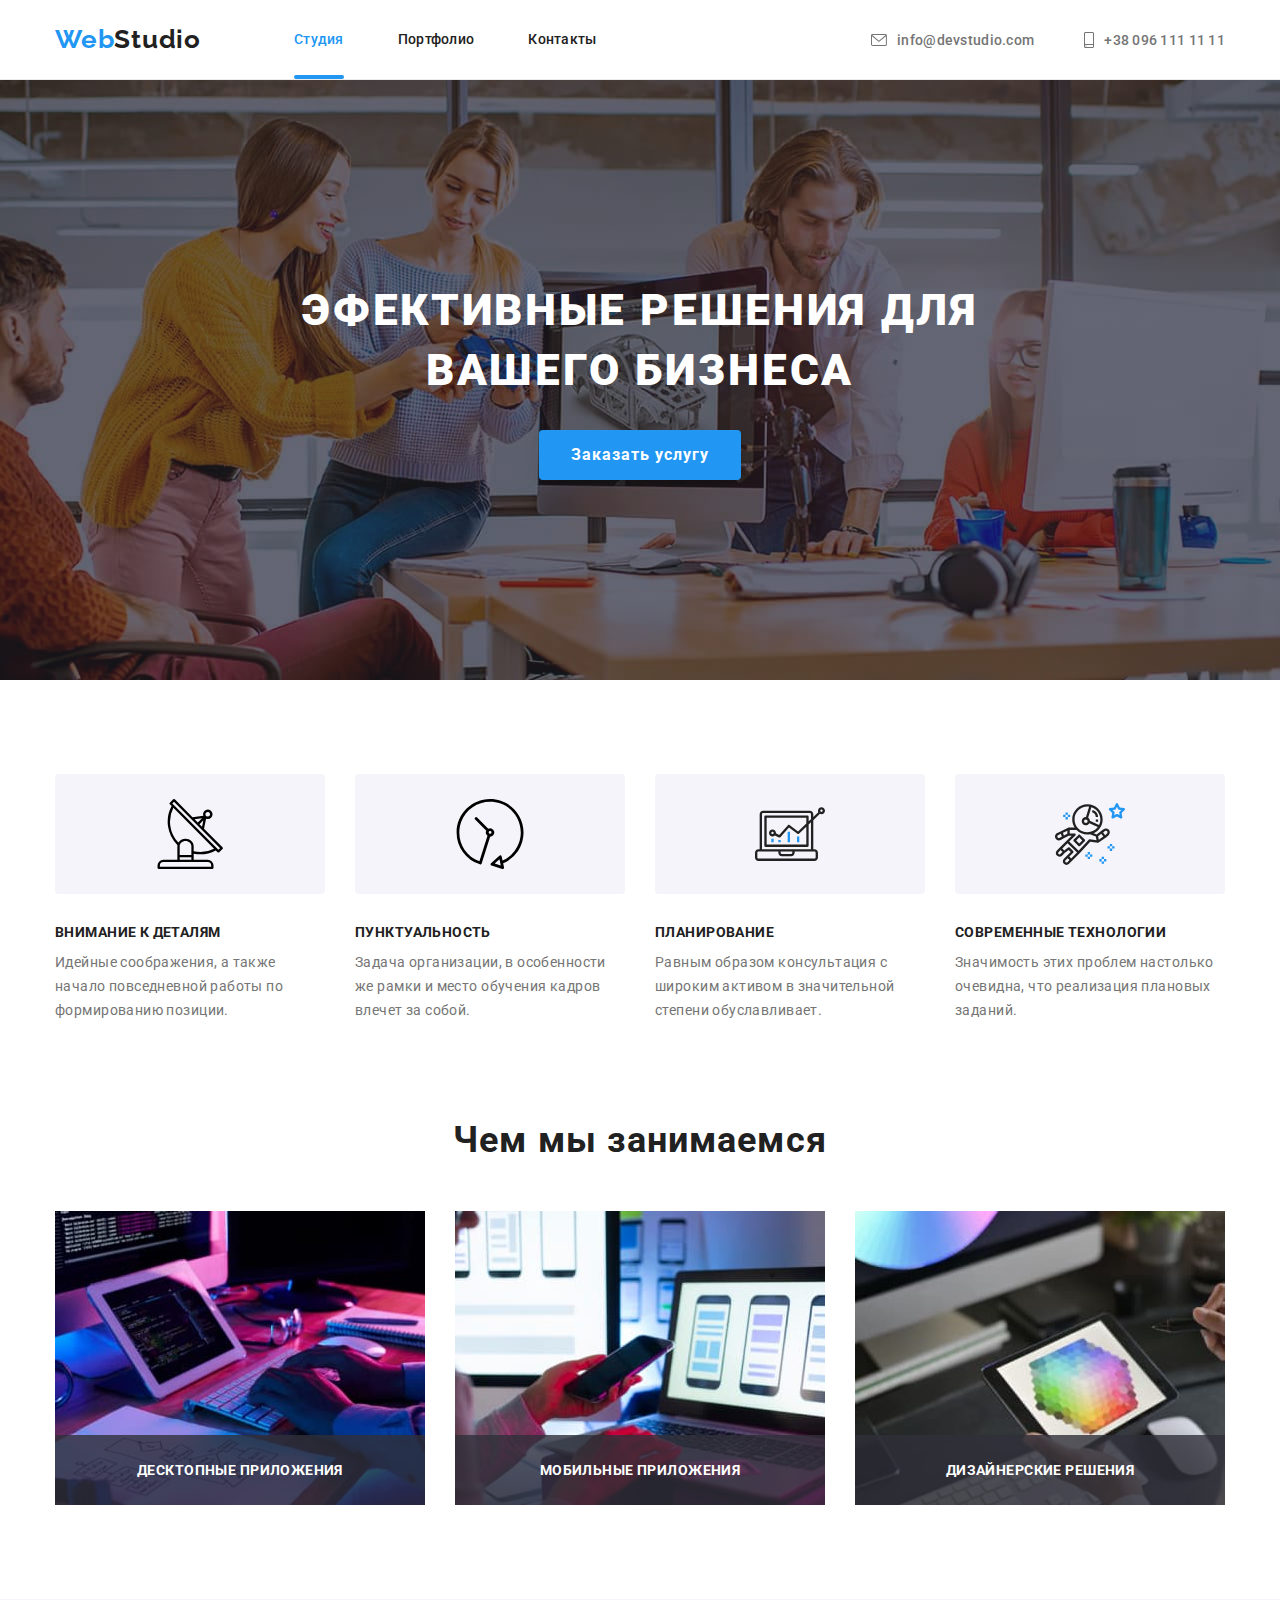
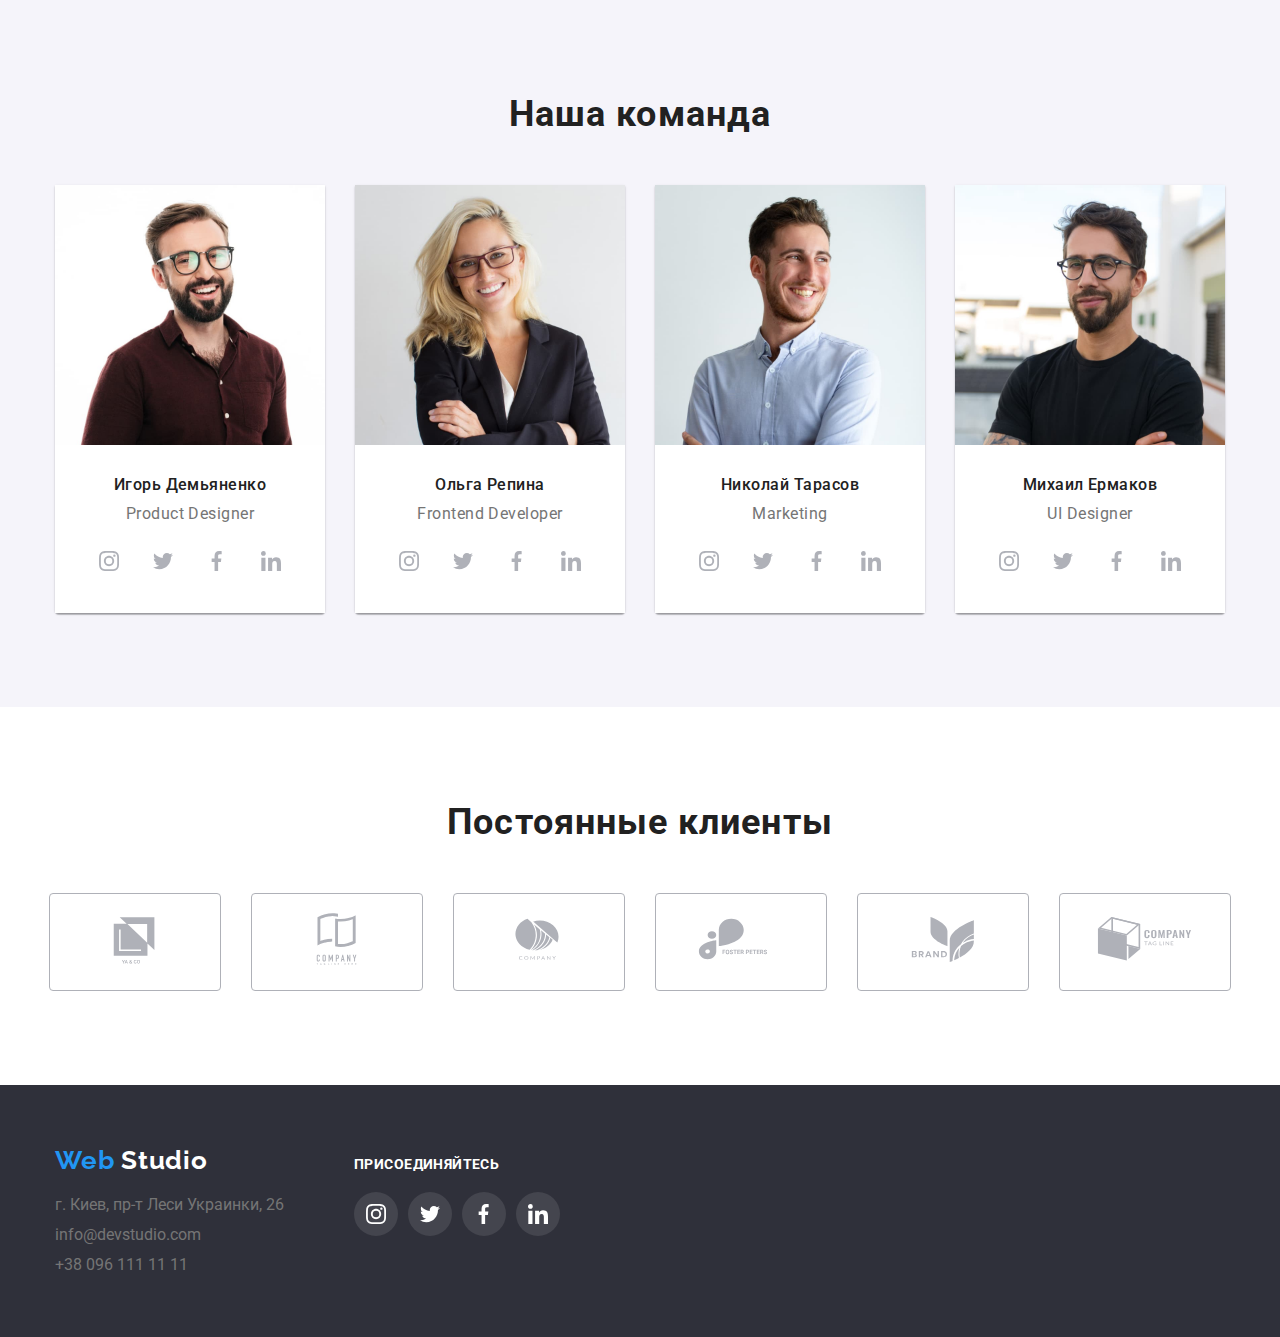
<file: index.html>
<!DOCTYPE html>
<html lang="ru">
  <head>
    <meta charset="UTF-8" />
    <meta name="description" content="Сайт под ключ" />
    <title>Web Studio</title>
    <link
      href="https://fonts.googleapis.com/css2?family=DM+Serif+Display&family=Raleway:wght@700&family=Roboto:wght@400;500;700;900&display=swap"
      rel="stylesheet"
    />
    <link rel="stylesheet" href="css/modern-normalize.css" />
    <link rel="stylesheet" href="css/style.css" />
  </head>
  <body>
    <header class="header">
      <div class="container header__container">
        <nav class="nav">
          <a class="logo" href="#"><span class="logo_fword">Web</span>Studio</a>
          <ul class="nav__list">
            <li class="nav__list-item">
              <a class="nav__link nav__link--current" href="#"> Студия </a>
            </li>
            <li class="nav__list-item">
              <a class="nav__link" href="portfolio.html"> Портфолио </a>
            </li>
            <li class="nav__list-item">
              <a class="nav__link" href="#"> Контакты </a>
            </li>
          </ul>
        </nav>
        <ul class="contacts">
          <li class="contacts_item">
            <a class="contacts__link" href="mailto:info@devstudio.com">
              <svg
                class="contacts__icon contacts__icon--email"
                width="16px"
                height="12px"
              >
                <use href="images/icons.svg#icon-email"></use>
              </svg>
              info@devstudio.com
            </a>
          </li>
          <li class="contacts_item">
            <a class="contacts__link" href="tel:+380961111111">
              <svg
                class="contacts__icon contacts__icon--phone"
                width="10px"
                height="16px"
              >
                <use href="images/icons.svg#icon-smartphone"></use>
              </svg>
              +38 096 111 11 11
            </a>
          </li>
        </ul>
      </div>
    </header>
    <main class="main">
      <section class="section section--dark section-h1">
        <div class="container">
          <h1 class="section__title section__title-bigger">
            Эфективные решения для вашего бизнеса
          </h1>
          <button
            class="button button__order button--blue"
            type="button"
            data-modal-open
          >
            Заказать услугу
          </button>
        </div>
      </section>
      <section class="section section--bottom-p-zero">
        <div class="container">
          <h2 class="visually-hidden">Наши преимущества</h2>
          <ul class="advantages">
            <li class="advantages__item">
              <div class="advantages__icon-wrap">
                <svg class="advantages__icon" width="70px" height="70px">
                  <use href="images/icons.svg#icon-icon1"></use>
                </svg>
              </div>
              <h3 class="advantages__title">Внимание к деталям</h3>
              <p class="advantages__desc">
                Идейные соображения, а также начало повседневной работы по
                формированию позиции.
              </p>
            </li>
            <li class="advantages__item">
              <div class="advantages__icon-wrap">
                <svg class="advantages__icon" width="70px" height="70px">
                  <use href="images/icons.svg#icon-icon2"></use>
                </svg>
              </div>
              <h3 class="advantages__title">Пунктуальность</h3>
              <p class="advantages__desc">
                Задача организации, в особенности же рамки и место обучения
                кадров влечет за собой.
              </p>
            </li>
            <li class="advantages__item">
              <div class="advantages__icon-wrap">
                <svg class="advantages__icon" width="70px" height="70px">
                  <use href="images/icons.svg#icon-icon3"></use>
                </svg>
              </div>
              <h3 class="advantages__title">Планирование</h3>
              <p class="advantages__desc">
                Равным образом консультация с широким активом в значительной
                степени обуславливает.
              </p>
            </li>
            <li class="advantages__item">
              <div class="advantages__icon-wrap">
                <svg class="advantages__icon" width="70px" height="70px">
                  <use href="images/icons.svg#icon-icon4"></use>
                </svg>
              </div>
              <h3 class="advantages__title">Современные технологии</h3>
              <p class="advantages__desc">
                Значимость этих проблем настолько очевидна, что реализация
                плановых заданий.
              </p>
            </li>
          </ul>
        </div>
      </section>
      <section class="section">
        <div class="container">
          <h2 class="section__title">Чем мы занимаемся</h2>
          <ul class="doings">
            <li class="doings__item">
              <img
                class="doings__img"
                src="images/workProgramer.jpg"
                alt="програмист пишет код"
              />
              <h3 class="doings__header">Десктопные приложения</h3>
            </li>
            <li class="doings__item">
              <img
                class="doings__img"
                src="images/workDesigner.jpg"
                alt="ui дизайнер делает интерфейс для мобильного приложения"
              />
              <h3 class="doings__header">Мобильные приложения</h3>
            </li>
            <li class="doings__item">
              <img
                class="doings__img"
                src="images/workArtist.jpg"
                alt="веб-дизайнер выбирает цвет на графическом планшете"
              />
              <h3 class="doings__header">Дизайнерские решения</h3>
            </li>
          </ul>
        </div>
      </section>
      <section class="section section--gray-light">
        <div class="container">
          <h2 class="section__title">Наша команда</h2>
          <ul class="team">
            <li class="team__item">
              <img
                class="team_img"
                src="images/person1.jpg"
                alt="мужчина: в очках, короткая стрижка, борода, темные волосы, бордовая рубашка"
              />
              <div class="team__bottom-container">
                <h3 class="team__title">Игорь Демьяненко</h3>
                <p class="team__desc">Product Designer</p>
                <ul class="social-medias">
                  <li class="social-medias__item team__social-medias-item">
                    <a class="social-medias__link" href="">
                      <svg
                        class="social-medias__icon team__social-icon"
                        width="20px"
                        height="20px"
                      >
                        <use href="images/icons.svg#icon-instagram"></use>
                      </svg>
                    </a>
                  </li>
                  <li class="social-medias__item team__social-medias-item">
                    <a class="social-medias__link" href="">
                      <svg
                        class="social-medias__icon team__social-icon"
                        width="20px"
                        height="20px"
                      >
                        <use href="images/icons.svg#icon-twitter"></use>
                      </svg>
                    </a>
                  </li>
                  <li class="social-medias__item team__social-medias-item">
                    <a class="social-medias__link" href="">
                      <svg
                        class="social-medias__icon team__social-icon"
                        width="20px"
                        height="20px"
                      >
                        <use href="images/icons.svg#icon-facebook"></use>
                      </svg>
                    </a>
                  </li>
                  <li class="social-medias__item team__social-medias-item">
                    <a class="social-medias__link" href="">
                      <svg
                        class="social-medias__icon team__social-icon"
                        width="20px"
                        height="20px"
                      >
                        <use href="images/icons.svg#icon-linkedIn"></use>
                      </svg>
                    </a>
                  </li>
                </ul>
              </div>
            </li>
            <li class="team__item">
              <img
                class="team_img"
                src="images/person2.jpg"
                alt="женщина: блондинка, в очках, в черном пиджаке"
              />
              <div class="team__bottom-container">
                <h3 class="team__title">Ольга Репина</h3>
                <p class="team__desc">Frontend Developer</p>
                <ul class="social-medias">
                  <li class="social-medias__item team__social-medias-item">
                    <a class="social-medias__link" href="">
                      <svg
                        class="social-medias__icon team__social-icon"
                        width="20px"
                        height="20px"
                      >
                        <use href="images/icons.svg#icon-instagram"></use>
                      </svg>
                    </a>
                  </li>
                  <li class="social-medias__item team__social-medias-item">
                    <a class="social-medias__link" href="">
                      <svg
                        class="social-medias__icon team__social-icon"
                        width="20px"
                        height="20px"
                      >
                        <use href="images/icons.svg#icon-twitter"></use>
                      </svg>
                    </a>
                  </li>
                  <li class="social-medias__item team__social-medias-item">
                    <a class="social-medias__link" href="">
                      <svg
                        class="social-medias__icon team__social-icon"
                        width="20px"
                        height="20px"
                      >
                        <use href="images/icons.svg#icon-facebook"></use>
                      </svg>
                    </a>
                  </li>
                  <li class="social-medias__item team__social-medias-item">
                    <a class="social-medias__link" href="">
                      <svg
                        class="social-medias__icon team__social-icon"
                        width="20px"
                        height="20px"
                      >
                        <use href="images/icons.svg#icon-linkedIn"></use>
                      </svg>
                    </a>
                  </li>
                </ul>
              </div>
            </li>
            <li class="team__item">
              <img
                class="team_img"
                src="images/person3.jpg"
                alt="мужчина: короткая стрижка, длинная щетина, темные волосы, белая рубашка"
              />
              <div class="team__bottom-container">
                <h3 class="team__title">Николай Тарасов</h3>
                <p class="team__desc">Marketing</p>
                <ul class="social-medias">
                  <li class="social-medias__item team__social-medias-item">
                    <a class="social-medias__link" href="">
                      <svg
                        class="social-medias__icon team__social-icon"
                        width="20px"
                        height="20px"
                      >
                        <use href="images/icons.svg#icon-instagram"></use>
                      </svg>
                    </a>
                  </li>
                  <li class="social-medias__item team__social-medias-item">
                    <a class="social-medias__link" href="">
                      <svg
                        class="social-medias__icon team__social-icon"
                        width="20px"
                        height="20px"
                      >
                        <use href="images/icons.svg#icon-twitter"></use>
                      </svg>
                    </a>
                  </li>
                  <li class="social-medias__item team__social-medias-item">
                    <a class="social-medias__link" href="">
                      <svg
                        class="social-medias__icon team__social-icon"
                        width="20px"
                        height="20px"
                      >
                        <use href="images/icons.svg#icon-facebook"></use>
                      </svg>
                    </a>
                  </li>
                  <li class="social-medias__item team__social-medias-item">
                    <a class="social-medias__link" href="">
                      <svg
                        class="social-medias__icon team__social-icon"
                        width="20px"
                        height="20px"
                      >
                        <use href="images/icons.svg#icon-linkedIn"></use>
                      </svg>
                    </a>
                  </li>
                </ul>
              </div>
            </li>
            <li class="team__item">
              <img
                class="team_img"
                src="images/person4.jpg"
                alt="мужчина: короткая стрижка, борода, темные волосы, черная футболка"
              />
              <div class="team__bottom-container">
                <h3 class="team__title">Михаил Ермаков</h3>
                <p class="team__desc">UI Designer</p>
                <ul class="social-medias">
                  <li class="social-medias__item team__social-medias-item">
                    <a class="social-medias__link" href="">
                      <svg
                        class="social-medias__icon team__social-icon"
                        width="20px"
                        height="20px"
                      >
                        <use href="images/icons.svg#icon-instagram"></use>
                      </svg>
                    </a>
                  </li>
                  <li class="social-medias__item team__social-medias-item">
                    <a class="social-medias__link" href="">
                      <svg
                        class="social-medias__icon team__social-icon"
                        width="20px"
                        height="20px"
                      >
                        <use href="images/icons.svg#icon-twitter"></use>
                      </svg>
                    </a>
                  </li>
                  <li class="social-medias__item team__social-medias-item">
                    <a class="social-medias__link" href="">
                      <svg
                        class="social-medias__icon team__social-icon"
                        width="20px"
                        height="20px"
                      >
                        <use href="images/icons.svg#icon-facebook"></use>
                      </svg>
                    </a>
                  </li>
                  <li class="social-medias__item team__social-medias-item">
                    <a class="social-medias__link" href="">
                      <svg
                        class="social-medias__icon team__social-icon"
                        width="20px"
                        height="20px"
                      >
                        <use href="images/icons.svg#icon-linkedIn"></use>
                      </svg>
                    </a>
                  </li>
                </ul>
              </div>
            </li>
          </ul>
        </div>
      </section>
      <section class="section">
        <div class="container">
          <h2 class="section__title">Постоянные клиенты</h2>
          <ul class="regular-customers">
            <li class="regular-customers__item">
              <a class="regular-customers__link" href="">
                <svg
                  class="regular-customers__icon"
                  width="106px"
                  height="60px"
                >
                  <use href="images/icons.svg#icon-logoClient"></use>
                </svg>
              </a>
            </li>
            <li class="regular-customers__item">
              <a class="regular-customers__link" href="">
                <svg
                  class="regular-customers__icon"
                  width="106px"
                  height="60px"
                >
                  <use href="images/icons.svg#icon-logoClient-1"></use>
                </svg>
              </a>
            </li>
            <li class="regular-customers__item">
              <a class="regular-customers__link" href="">
                <svg
                  class="regular-customers__icon"
                  width="106px"
                  height="60px"
                >
                  <use href="images/icons.svg#icon-logoClient-2"></use>
                </svg>
              </a>
            </li>
            <li class="regular-customers__item">
              <a class="regular-customers__link" href="">
                <svg
                  class="regular-customers__icon"
                  width="106px"
                  height="60px"
                >
                  <use href="images/icons.svg#icon-logoClient-3"></use>
                </svg>
              </a>
            </li>
            <li class="regular-customers__item">
              <a class="regular-customers__link" href="">
                <svg
                  class="regular-customers__icon"
                  width="106px"
                  height="60px"
                >
                  <use href="images/icons.svg#icon-logoClient-4"></use>
                </svg>
              </a>
            </li>
            <li class="regular-customers__item">
              <a class="regular-customers__link" href="">
                <svg
                  class="regular-customers__icon"
                  width="106px"
                  height="60px"
                >
                  <use href="images/icons.svg#icon-logoClient-5"></use>
                </svg>
              </a>
            </li>
          </ul>
        </div>
      </section>
    </main>
    <footer class="footer">
      <div class="container footer__container">
        <div class="footer__el-wrap">
          <a class="logo logo--white" href="#">
            <span class="logo_fword">Web</span> Studio
          </a>
          <address class="address">
            <ul class="address__list">
              <li class="address__item">
                <a
                  class="address__contact"
                  href="https://www.google.com/maps/search/?api=1&query=Киев+Леси+Украинки+26"
                  target="_blank"
                  rel="noopener noreferrer"
                >
                  г. Киев, пр-т Леси Украинки, 26
                </a>
              </li>
              <li class="address__item">
                <a class="address__contact" href="mailto:info@devstudio.com">
                  info@devstudio.com
                </a>
              </li>
              <li class="address__item">
                <a class="address__contact" href="tel:+380961111111">
                  +38 096 111 11 11
                </a>
              </li>
            </ul>
          </address>
        </div>
        <div class="footer__el-wrap">
          <b class="footer__call">присоединяйтесь</b>
          <ul class="social-medias">
            <li class="social-medias__item">
              <a class="social-medias__link" href="">
                <svg class="social-medias__icon" width="20px" height="20px">
                  <use href="images/icons.svg#icon-instagram"></use>
                </svg>
              </a>
            </li>
            <li class="social-medias__item">
              <a class="social-medias__link" href="">
                <svg class="social-medias__icon" width="20px" height="20px">
                  <use href="images/icons.svg#icon-twitter"></use>
                </svg>
              </a>
            </li>
            <li class="social-medias__item">
              <a class="social-medias__link" href="">
                <svg class="social-medias__icon" width="20px" height="20px">
                  <use href="images/icons.svg#icon-facebook"></use>
                </svg>
              </a>
            </li>
            <li class="social-medias__item">
              <a class="social-medias__link" href="">
                <svg class="social-medias__icon" width="20px" height="20px">
                  <use href="images/icons.svg#icon-linkedIn"></use>
                </svg>
              </a>
            </li>
          </ul>
        </div>
      </div>
    </footer>
    <div class="backdrop is-hidden" data-modal>
      <div class="modal">
        <button class="modal__btn-close" data-modal-close>
          <svg class="modal__icon-close" width="18px" height="18px">
            <use href="images/icons.svg#icon-close"></use>
          </svg>
        </button>
      </div>
    </div>
    <script src="./js/modal.js"></script>
  </body>
</html>
</file>
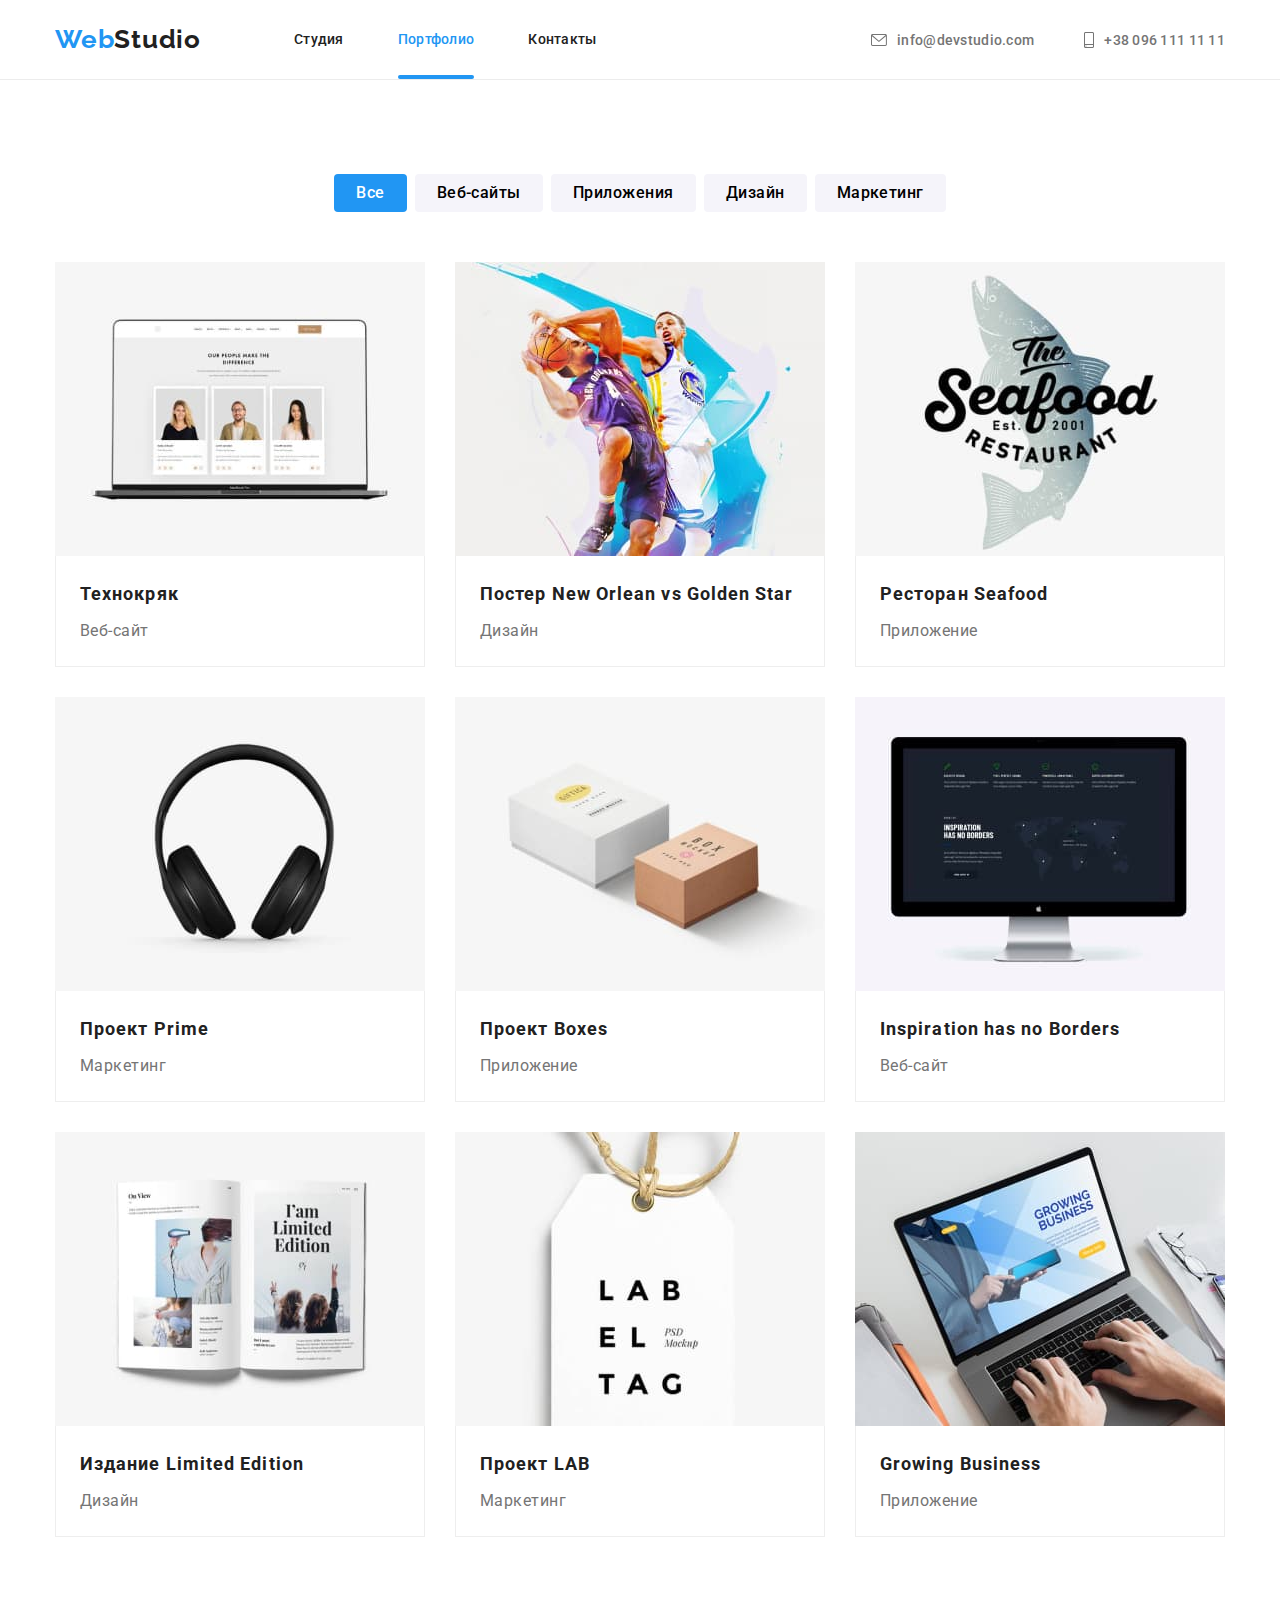
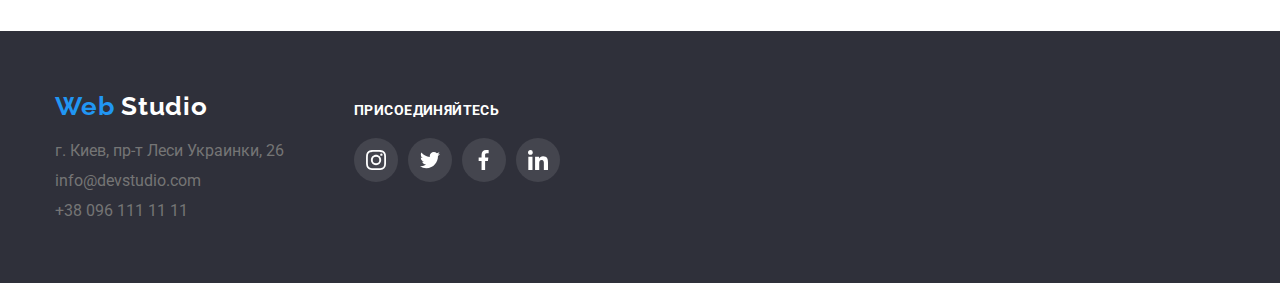
<file: portfolio.html>
<!DOCTYPE html>
<html lang="ru">
  <head>
    <meta charset="UTF-8" />
    <meta name="description" content="Портфолио" />
    <title>Портфолио</title>
    <link
      href="https://fonts.googleapis.com/css2?family=DM+Serif+Display&family=Raleway:wght@700&family=Roboto:wght@400;500;700;900&display=swap"
      rel="stylesheet"
    />
    <link rel="stylesheet" href="css/modern-normalize.css" />
    <link rel="stylesheet" href="css/style.css" />
  </head>
  <body>
    <header class="header">
      <div class="container header__container">
        <nav class="nav">
          <a class="logo" href="index.html">
            <span class="logo_fword">Web</span>Studio
          </a>
          <ul class="nav__list">
            <li class="nav__list-item">
              <a class="nav__link" href="index.html"> Студия </a>
            </li>
            <li class="nav__list-item">
              <a class="nav__link nav__link--current" href="#"> Портфолио </a>
            </li>
            <li class="nav__list-item">
              <a class="nav__link" href="#"> Контакты </a>
            </li>
          </ul>
        </nav>
        <ul class="contacts">
          <li class="contacts_item">
            <a class="contacts__link" href="mailto:info@devstudio.com">
              <svg
                class="contacts__icon contacts__icon--email"
                width="16px"
                height="12px"
              >
                <use href="images/icons.svg#icon-email"></use>
              </svg>
              info@devstudio.com
            </a>
          </li>
          <li class="contacts_item">
            <a class="contacts__link" href="tel:+380961111111">
              <svg
                class="contacts__icon contacts__icon--phone"
                width="10px"
                height="16px"
              >
                <use href="images/icons.svg#icon-smartphone"></use>
              </svg>
              +38 096 111 11 11
            </a>
          </li>
        </ul>
      </div>
    </header>
    <main>
      <section class="section">
        <div class="container">
          <h2 class="visually-hidden">Портфолио</h2>
          <ul class="filter-buttons">
            <li class="filter-buttons__item">
              <button class="button button--current" type="button">Все</button>
            </li>
            <li class="filter-buttons__item">
              <button class="button" type="button">Веб-сайты</button>
            </li>
            <li class="filter-buttons__item">
              <button class="button" type="button">Приложения</button>
            </li>
            <li class="filter-buttons__item">
              <button class="button" type="button">Дизайн</button>
            </li>
            <li class="filter-buttons__item">
              <button class="button" type="button">Маркетинг</button>
            </li>
          </ul>
          <ul class="project-list">
            <li class="project-list__item">
              <a class="project-list__link-wrap" href="">
                <div class="project-list__top-container">
                  <img
                    class="project-list__img"
                    src="images/portfolio1.jpg"
                    alt="Ноутбук"
                  />
                  <p class="project-list__hover-text">
                    Технокряк это современная площадка распространения
                    коронавируса. Компании используют эту платформу для
                    цифрового шпионажа и атак на защищённые сервера конкурентов.
                  </p>
                </div>
                <div class="project-list__bottom-container">
                  <h3 class="project-list__title">Технокряк</h3>
                  <p class="project-list__desc">Веб-сайт</p>
                </div>
              </a>
            </li>
            <li class="project-list__item">
              <a class="project-list__link-wrap" href="">
                <div class="project-list__top-container">
                  <img
                    class="project-list__img"
                    src="images/portfolio2.jpg"
                    alt="Два игрока в баскетбол"
                  />
                  <p class="project-list__hover-text">
                    Технокряк это современная площадка распространения
                    коронавируса. Компании используют эту платформу для
                    цифрового шпионажа и атак на защищённые сервера конкурентов.
                  </p>
                </div>
                <div class="project-list__bottom-container">
                  <h3 class="project-list__title">
                    Постер New Orlean vs Golden Star
                  </h3>
                  <p class="project-list__desc">Дизайн</p>
                </div>
              </a>
            </li>
            <li class="project-list__item">
              <a class="project-list__link-wrap" href="">
                <div class="project-list__top-container">
                  <img
                    class="project-list__img"
                    src="images/portfolio3.jpg"
                    alt="Логотип ресторана Seafood"
                  />
                  <p class="project-list__hover-text">
                    Технокряк это современная площадка распространения
                    коронавируса. Компании используют эту платформу для
                    цифрового шпионажа и атак на защищённые сервера конкурентов.
                  </p>
                </div>
                <div class="project-list__bottom-container">
                  <h3 class="project-list__title">Ресторан Seafood</h3>
                  <p class="project-list__desc">Приложение</p>
                </div>
              </a>
            </li>
            <li class="project-list__item">
              <a class="project-list__link-wrap" href="">
                <div class="project-list__top-container">
                  <img
                    class="project-list__img"
                    src="images/portfolio4.jpg"
                    alt="Черные полноразмерные наушники"
                  />
                  <p class="project-list__hover-text">
                    Технокряк это современная площадка распространения
                    коронавируса. Компании используют эту платформу для
                    цифрового шпионажа и атак на защищённые сервера конкурентов.
                  </p>
                </div>
                <div class="project-list__bottom-container">
                  <h3 class="project-list__title">Проект Prime</h3>
                  <p class="project-list__desc">Маркетинг</p>
                </div>
              </a>
            </li>
            <li class="project-list__item">
              <a class="project-list__link-wrap" href="">
                <div class="project-list__top-container">
                  <img
                    class="project-list__img"
                    src="images/portfolio5.jpg"
                    alt="Две коробки"
                  />
                  <p class="project-list__hover-text">
                    Технокряк это современная площадка распространения
                    коронавируса. Компании используют эту платформу для
                    цифрового шпионажа и атак на защищённые сервера конкурентов.
                  </p>
                </div>
                <div class="project-list__bottom-container">
                  <h3 class="project-list__title">Проект Boxes</h3>
                  <p class="project-list__desc">Приложение</p>
                </div>
              </a>
            </li>
            <li class="project-list__item">
              <a class="project-list__link-wrap" href="">
                <div class="project-list__top-container">
                  <img
                    class="project-list__img"
                    src="images/portfolio6.jpg"
                    alt="Монитор"
                  />
                  <p class="project-list__hover-text">
                    Технокряк это современная площадка распространения
                    коронавируса. Компании используют эту платформу для
                    цифрового шпионажа и атак на защищённые сервера конкурентов.
                  </p>
                </div>
                <div class="project-list__bottom-container">
                  <h3 class="project-list__title">
                    Inspiration has no Borders
                  </h3>
                  <p class="project-list__desc">Веб-сайт</p>
                </div>
              </a>
            </li>
            <li class="project-list__item">
              <a class="project-list__link-wrap" href="">
                <div class="project-list__top-container">
                  <img
                    class="project-list__img"
                    src="images/portfolio7.jpg"
                    alt="Открытая книга"
                  />
                  <p class="project-list__hover-text">
                    Технокряк это современная площадка распространения
                    коронавируса. Компании используют эту платформу для
                    цифрового шпионажа и атак на защищённые сервера конкурентов.
                  </p>
                </div>
                <div class="project-list__bottom-container">
                  <h3 class="project-list__title">Издание Limited Edition</h3>
                  <p class="project-list__desc">Дизайн</p>
                </div>
              </a>
            </li>
            <li class="project-list__item">
              <a class="project-list__link-wrap" href="">
                <div class="project-list__top-container">
                  <img
                    class="project-list__img"
                    src="images/portfolio8.jpg"
                    alt="Бирка с надпись: Lab el tag"
                  />
                  <p class="project-list__hover-text">
                    Технокряк это современная площадка распространения
                    коронавируса. Компании используют эту платформу для
                    цифрового шпионажа и атак на защищённые сервера конкурентов.
                  </p>
                </div>
                <div class="project-list__bottom-container">
                  <h3 class="project-list__title">Проект LAB</h3>
                  <p class="project-list__desc">Маркетинг</p>
                </div>
              </a>
            </li>
            <li class="project-list__item">
              <a class="project-list__link-wrap" href="">
                <div class="project-list__top-container">
                  <img
                    class="project-list__img"
                    src="images/portfolio9.jpg"
                    alt="Ноутбук на котором печатают"
                  />
                  <p class="project-list__hover-text">
                    Технокряк это современная площадка распространения
                    коронавируса. Компании используют эту платформу для
                    цифрового шпионажа и атак на защищённые сервера конкурентов.
                  </p>
                </div>
                <div class="project-list__bottom-container">
                  <h3 class="project-list__title">Growing Business</h3>
                  <p class="project-list__desc">Приложение</p>
                </div>
              </a>
            </li>
          </ul>
        </div>
      </section>
    </main>
    <footer class="footer">
      <div class="container footer__container">
        <div class="footer__el-wrap">
          <a class="logo logo--white" href="#">
            <span class="logo_fword">Web</span> Studio
          </a>
          <address class="address">
            <ul class="address__list">
              <li class="address__item">
                <a
                  class="address__contact"
                  href="https://www.google.com/maps/search/?api=1&query=Киев+Леси+Украинки+26"
                  target="_blank"
                  rel="noopener noreferrer"
                >
                  г. Киев, пр-т Леси Украинки, 26
                </a>
              </li>
              <li class="address__item">
                <a class="address__contact" href="mailto:info@devstudio.com">
                  info@devstudio.com
                </a>
              </li>
              <li class="address__item">
                <a class="address__contact" href="tel:+380961111111">
                  +38 096 111 11 11
                </a>
              </li>
            </ul>
          </address>
        </div>
        <div class="footer__el-wrap">
          <b class="footer__call">присоединяйтесь</b>
          <ul class="social-medias">
            <li class="social-medias__item">
              <a class="social-medias__link" href="">
                <svg class="social-medias__icon" width="20px" height="20px">
                  <use href="images/icons.svg#icon-instagram"></use>
                </svg>
              </a>
            </li>
            <li class="social-medias__item">
              <a class="social-medias__link" href="">
                <svg class="social-medias__icon" width="20px" height="20px">
                  <use href="images/icons.svg#icon-twitter"></use>
                </svg>
              </a>
            </li>
            <li class="social-medias__item">
              <a class="social-medias__link" href="">
                <svg class="social-medias__icon" width="20px" height="20px">
                  <use href="images/icons.svg#icon-facebook"></use>
                </svg>
              </a>
            </li>
            <li class="social-medias__item">
              <a class="social-medias__link" href="">
                <svg class="social-medias__icon" width="20px" height="20px">
                  <use href="images/icons.svg#icon-linkedIn"></use>
                </svg>
              </a>
            </li>
          </ul>
        </div>
      </div>
    </footer>
    <script src="./js/modal.js"></script>
  </body>
</html>
</file>
<file: css/style.css>
:root {
  --brand-color: #2196f3;
  --brand-color-opacity: rgba(33, 150, 243, 0.9);
  --background-color-grey_dark: #2f303a;
  --background-color-grey_light: #f5f4fa;
  --text-color-black: #212121;
  --icon-black-clor: #000;
  --text-color-grey: #757575;
  --backdrop-background-color: rgba(0, 0, 0, 0.2);
  --color-white: #fff;
  --border-color: #eeeeee;
  --color-icon-grey: #afb1b8;
  --background-blackout: rgba(47, 48, 58, 0.4);
  --background-doings: rgba(47, 48, 58, 0.8);
  --color-social-media-background_grey: #44454e;
  /*--section-padding: 94px 13.4375%;*/
  --section-padding: 94px 0;
  --box-shadow-team: 0px 1px 3px rgba(0, 0, 0, 0.12),
    0px 1px 1px rgba(0, 0, 0, 0.14), 0px 2px 1px rgba(0, 0, 0, 0.2);
  --modal-shadow: 0 1px 3px rgba(0, 0, 0, 0.12), 0 1px 1px rgba(0, 0, 0, 0.14),
    0 2px 1px rgba(0, 0, 0, 0.2);
  --border-projects-width: 1px;
  --border-projects_item: var(--border-projects-width) solid var(--border-color);
  --button-hover-shadow: 0px 3px 1px rgba(0, 0, 0, 0.1),
    0px 1px 2px rgba(0, 0, 0, 0.08), 0px 2px 2px rgba(0, 0, 0, 0.12);
  --animation-function: cubic-bezier(0.4, 0, 0.2, 1);
  --animation-duration: 250ms;
}

ul {
  padding: 0;
  list-style: none;
}

a {
  text-decoration: none;
}

h1,
h2,
h3,
h4,
h5,
h6,
p,
ul,
li {
  margin: 0;
}

body {
  margin: 0;

  box-sizing: border-box;

  font-family: "Roboto", sans-serif;
  color: var(--text-color-black);
}

.visually-hidden {
  position: absolute;
  clip: rect(0 0 0 0);
  width: 1px;
  height: 1px;
  margin: -1px;
}

.container {
  width: 1200px;
  padding: 0 15px;
  margin: auto;
}

.header {
  padding: 24px 0;
  border-bottom: 1px solid #ececec;
}

.header__container {
  display: flex;
  align-items: center;
}

.main {
  margin: 0;
  padding: 0;
}

.logo {
  text-decoration: none;
  font-family: "Raleway", sans-serif;
  font-weight: 700;
  font-size: 26px;
  line-height: 31px;
  letter-spacing: 0.03em;
  color: var(--text-color-black);
}

.logo_fword {
  color: var(--brand-color);
}

.logo--white {
  color: var(--color-white);
}

.nav {
  display: flex;
  align-items: center;
}

.nav__list {
  display: inline-block;
  margin-left: 93px;

  list-style-type: none;
}

.nav__list-item {
  display: inline-block;
}

.nav__list-item + .nav__list-item {
  margin-left: 50px;
}

.nav__link {
  text-decoration: none;
  color: var(--text-color-black);
  font-weight: 500;
  font-size: 14px;
  line-height: 16px;
  letter-spacing: 0.02em;

  transition: color var(--animation-duration) var(--animation-function);
}

.nav__link:hover,
.nav__link:focus,
.nav__link:active {
  color: var(--brand-color);
}

.nav__link--current {
  position: relative;
  padding-bottom: 32px;

  color: var(--brand-color);
}

.nav__link--current::after {
  display: block;
  position: absolute;
  bottom: 0;
  content: "";
  width: 100%;
  height: 4px;

  background: var(--brand-color);
  border-radius: 2px;
}

.contacts {
  display: flex;
  margin-left: auto;
}

.contacts_item + .contacts_item {
  margin-left: 50px;
}

.contacts__link {
  display: flex;
  justify-content: center;
  align-items: center;

  color: var(--text-color-grey);
  text-decoration: none;
  font-weight: 500;
  font-size: 14px;
  line-height: 16px;
  letter-spacing: 0.02em;

  transition: color var(--animation-duration) var(--animation-function);
}

.contacts__link:hover,
.contacts__link:focus,
.contacts__link:active {
  color: var(--brand-color);
}

.contacts__link:hover .contacts__icon,
.contacts__link:focus .contacts__icon,
.contacts__link:active .contacts__icon {
  fill: var(--brand-color);
}

.contacts__icon {
  fill: var(--text-color-grey);
  margin-right: 10px;
  transition: fill var(--animation-duration) var(--animation-function);
}

.contacts__icon--email {
}

.contacts__icon--phone {
}

.section {
  padding: var(--section-padding);
}

.section-h1 {
  padding: 200px 0;
  max-width: 1600px;

  text-align: center;
  background-image: linear-gradient(
      var(--background-blackout),
      var(--background-blackout)
    ),
    url("../images/bg1.jpg");
  background-repeat: no-repeat;
  background-size: cover;
  background-position: center;
}

.section--bottom-p-zero {
  padding-bottom: 0;
}

.section--dark {
  background-color: var(--background-color-grey_dark);
}

.section--gray-light {
  background-color: var(--background-color-grey_light);
}

.section__title {
  display: block;
  margin: 0 0 50px 0;

  font-weight: 700;
  font-size: 36px;
  line-height: 42px;
  text-align: center;
  letter-spacing: 0.03em;
}

.section__title-bigger {
  max-width: 700px;
  margin: 0 auto 30px auto;

  font-weight: 900;
  font-size: 44px;
  line-height: 60px;
  letter-spacing: 0.06em;
  text-transform: uppercase;
  color: var(--color-white);
}

.button {
  padding: 6px 22px;

  font-weight: 500;
  font-size: 16px;
  line-height: 26px;
  text-align: center;
  letter-spacing: 0.03em;

  background: var(--background-color-grey_light);
  border-radius: 4px;
  border: none;
  transition: color var(--animation-duration) var(--animation-function),
    box-shadow var(--animation-duration) var(--animation-function),
    background-color var(--animation-duration) var(--animation-function);
}

.button:hover,
.button:focus,
.button:active {
  color: var(--color-white);

  cursor: pointer;
  box-shadow: var(--button-hover-shadow);
  background-color: var(--brand-color);
}

.button--blue,
.button--current {
  background-color: var(--brand-color);
  color: var(--color-white);
}

.button--blue:hover,
.button--blue:focus,
.button--blue:active {
  color: var(--brand-color);
  background-color: var(--background-color-grey_light);
}

.button__order {
  padding: 10px 32px;

  line-height: 30px;
  letter-spacing: 0.06em;
  font-weight: 700;

  box-shadow: 0 4px 4px rgba(0, 0, 0, 0.15);
}

.advantages {
  display: flex;
}

.advantages__item {
  max-width: 270px;
}

.advantages__item + .advantages__item {
  margin-left: 30px;
}

.advantages__icon-wrap {
  display: flex;
  justify-content: center;
  align-items: center;
  padding-top: 25px;
  padding-bottom: 25px;
  margin-bottom: 30px;

  background: var(--background-color-grey_light);
  border-radius: 4px;
}

.advantages__icon {
}

.advantages__title {
  font-size: 14px;
  line-height: 16px;
  letter-spacing: 0.03em;
  text-transform: uppercase;
}

.advantages__desc {
  margin: 10px 0 0 0;
  min-height: 75px;

  font-size: 14px;
  line-height: 24px;
  letter-spacing: 0.03em;
  color: var(--text-color-grey);
}

.doings {
  display: flex;
}

.doings__item {
  position: relative;
}

.doings__item:not(:last-child) {
  margin-right: 30px;
}

.doings__img {
  display: block;
  max-width: 100%;
}

.doings__header {
  width: 100%;
  position: absolute;
  bottom: 0;
  padding: 27px 0;

  font-weight: bold;
  font-size: 14px;
  line-height: 16px;
  text-align: center;
  letter-spacing: 0.03em;
  text-transform: uppercase;
  color: var(--color-white);

  background-color: var(--background-doings);
}

.team {
  display: flex;
}

.team__item {
  max-width: 270px;

  box-shadow: var(--box-shadow-team);
  border-radius: 0 0 4px 4px;
}

.team__item:not(:last-child) {
  margin-right: 30px;
}

.team_img {
  display: block;
  max-width: 100%;
}

.team__bottom-container {
  padding: 30px 0;

  background-color: var(--color-white);
}

.team__title {
  margin-bottom: 10px;

  font-weight: 500;
  font-size: 16px;
  line-height: 19px;
  text-align: center;
  letter-spacing: 0.03em;
}

.team__desc {
  margin-bottom: 16px;

  font-size: 16px;
  line-height: 19px;
  text-align: center;
  letter-spacing: 0.03em;
  color: var(--text-color-grey);
}

.social-medias {
  display: flex;
  justify-content: center;
}

.social-medias__item {
  display: flex;
  justify-content: center;
  align-items: center;
  width: 44px;
  height: 44px;
  border-radius: 50%;
  background-color: var(--color-social-media-background_grey);
  transition: background-color var(--animation-duration)
    var(--animation-function);
}

.team__social-medias-item {
  background-color: inherit;
}

.social-medias__item:hover,
.social-medias__item:focus-within,
.social-medias__item:active {
  background-color: var(--brand-color);
}

.team__social-medias-item:hover .team__social-icon,
.team__social-medias-item:focus-within .team__social-icon,
.team__social-medias-item:active .team__social-icon {
  fill: var(--color-white);
}

.social-medias__item + .social-medias__item {
  margin-left: 10px;
}

.social-medias__link {
  display: flex;
  justify-content: center;
  align-items: center;
  width: 100%;
  height: 100%;
}

.social-medias__icon {
  fill: var(--color-white);
  transition: fill var(--animation-duration) var(--animation-function);
}
.team__social-icon {
  fill: var(--color-icon-grey);
}

.regular-customers {
  display: flex;
  justify-content: center;
}

.regular-customers__item {
  border: 1px solid var(--color-icon-grey);
  border-radius: 4px;
  transition: border-color var(--animation-duration) var(--animation-function);
}

.regular-customers__item + .regular-customers__item {
  margin-left: 30px;
}

.regular-customers__item:hover .regular-customers__icon,
.regular-customers__item:active .regular-customers__icon,
.regular-customers__item:focus-within .regular-customers__icon {
  fill: var(--brand-color);
}

.regular-customers__item:hover,
.regular-customers__item:active,
.regular-customers__item:focus-within {
  border-color: var(--brand-color);
}

.regular-customers__link {
  padding: 16px 32px;
  display: block;
  width: 100%;
  height: 100%;
}

.regular-customers__icon {
  fill: var(--color-icon-grey);
  transition: fill var(--animation-duration) var(--animation-function);
}

.footer {
  padding: 60px 0;
  background-color: var(--background-color-grey_dark);
}

.footer__container {
  display: flex;
  align-items: baseline;
}

.footer__el-wrap + .footer__el-wrap {
  margin-left: 70px;
}

.address {
  margin-top: 20px;

  font-style: normal;
}

.address__list {
  list-style-type: none;
  padding: 0;
  margin: 0;
}

.address__item:not(:last-child) {
  margin-bottom: 9px;
}

.address__item {
  min-height: 21px;
}

.address__contact {
  text-decoration: none;
  color: var(--text-color-grey);
  transition: color var(--animation-duration) var(--animation-function);
}

.address__contact:hover,
.address__contact:active,
.address__contact:focus {
  color: var(--color-white);
}

.footer__call {
  margin-bottom: 20px;
  display: block;

  font-size: 14px;
  line-height: 16px;
  letter-spacing: 0.03em;
  text-transform: uppercase;
  color: var(--color-white);
}

.filter-buttons {
  display: flex;
  justify-content: center;
  margin-bottom: 50px;
}

.filter-buttons__item {
}

.filter-buttons__item:not(:last-child) {
  margin-right: 8px;
}

.project-list {
  margin: -15px;
  display: flex;
  flex-wrap: wrap;
}

.project-list__link-wrap {
  display: block;
  transition: box-shadow var(--animation-duration) var(--animation-function);
}

.project-list__link-wrap:hover,
.project-list__link-wrap:focus,
.project-list__link-wrap:active {
  box-shadow: 0 1px 1px rgba(0, 0, 0, 0.12), 0 4px 4px rgba(0, 0, 0, 0.06),
    1px 4px 6px rgba(0, 0, 0, 0.16);
}
.project-list__link-wrap:hover .project-list__hover-text,
.project-list__link-wrap:focus .project-list__hover-text,
.project-list__link-wrap:active .project-list__hover-text {
  transform: translateY(0);
}

.project-list__item {
  margin: 15px;
  max-width: 370px;
}

.project-list__top-container {
  position: relative;
  overflow: hidden;
}

.project-list__hover-text {
  position: absolute;
  top: 0;
  height: 100%;
  padding: 63px 24px 0 24px;
  transform: translateY(100%);

  font-size: 18px;
  line-height: 28px;
  letter-spacing: 0.03em;
  color: var(--color-white);

  background-color: var(--brand-color-opacity);
  transition: transform var(--animation-duration) var(--animation-function);
}

.project-list__bottom-container {
  padding: 20px 24px;

  border-right: var(--border-projects_item);
  border-left: var(--border-projects_item);
  border-bottom: var(--border-projects_item);
}

.project-list__title {
  margin-top: 0;
  margin-bottom: 4px;

  font-size: 18px;
  line-height: 36px;
  letter-spacing: 0.06em;
  color: var(--text-color-black);
}

.project-list__img {
  display: block;
  max-width: 100%;
}

.project-list__desc {
  margin: 0;

  font-size: 16px;
  line-height: 30px;
  letter-spacing: 0.03em;
  color: var(--text-color-grey);
}

.backdrop {
  position: fixed;
  top: 0;
  left: 0;

  width: 100%;
  height: 100%;

  background-color: var(--backdrop-background-color);
  transition: opacity var(--animation-duration) var(--animation-function);
}

.modal {
  position: absolute;
  top: 50%;
  left: 50%;
  transform: translate(-50%, -50%);

  width: 528px;
  height: 581px;

  background-color: var(--color-white);
  box-shadow: var(--modal-shadow);
  border-radius: 4px;
}

.modal__btn-close {
  position: absolute;
  right: 8px;
  top: 8px;

  display: flex;
  justify-content: center;
  align-items: center;
  width: 30px;
  height: 30px;

  border: 1px solid rgba(0, 0, 0, 0.1);
  background-color: var(--color-white);
  border-radius: 50%;
}

.modal__btn-close:hover .modal__icon-close,
.modal__btn-close:focus .modal__icon-close,
.modal__btn-close:active .modal__icon-close {
  fill: var(--brand-color);
}

.modal__icon-close {
  fill: var(--icon-black-clor);

  transition: fill var(--animation-duration) var(--animation-function);
}

.is-hidden {
  opacity: 0;
  visibility: hidden;
  pointer-events: none;
}
</file>
